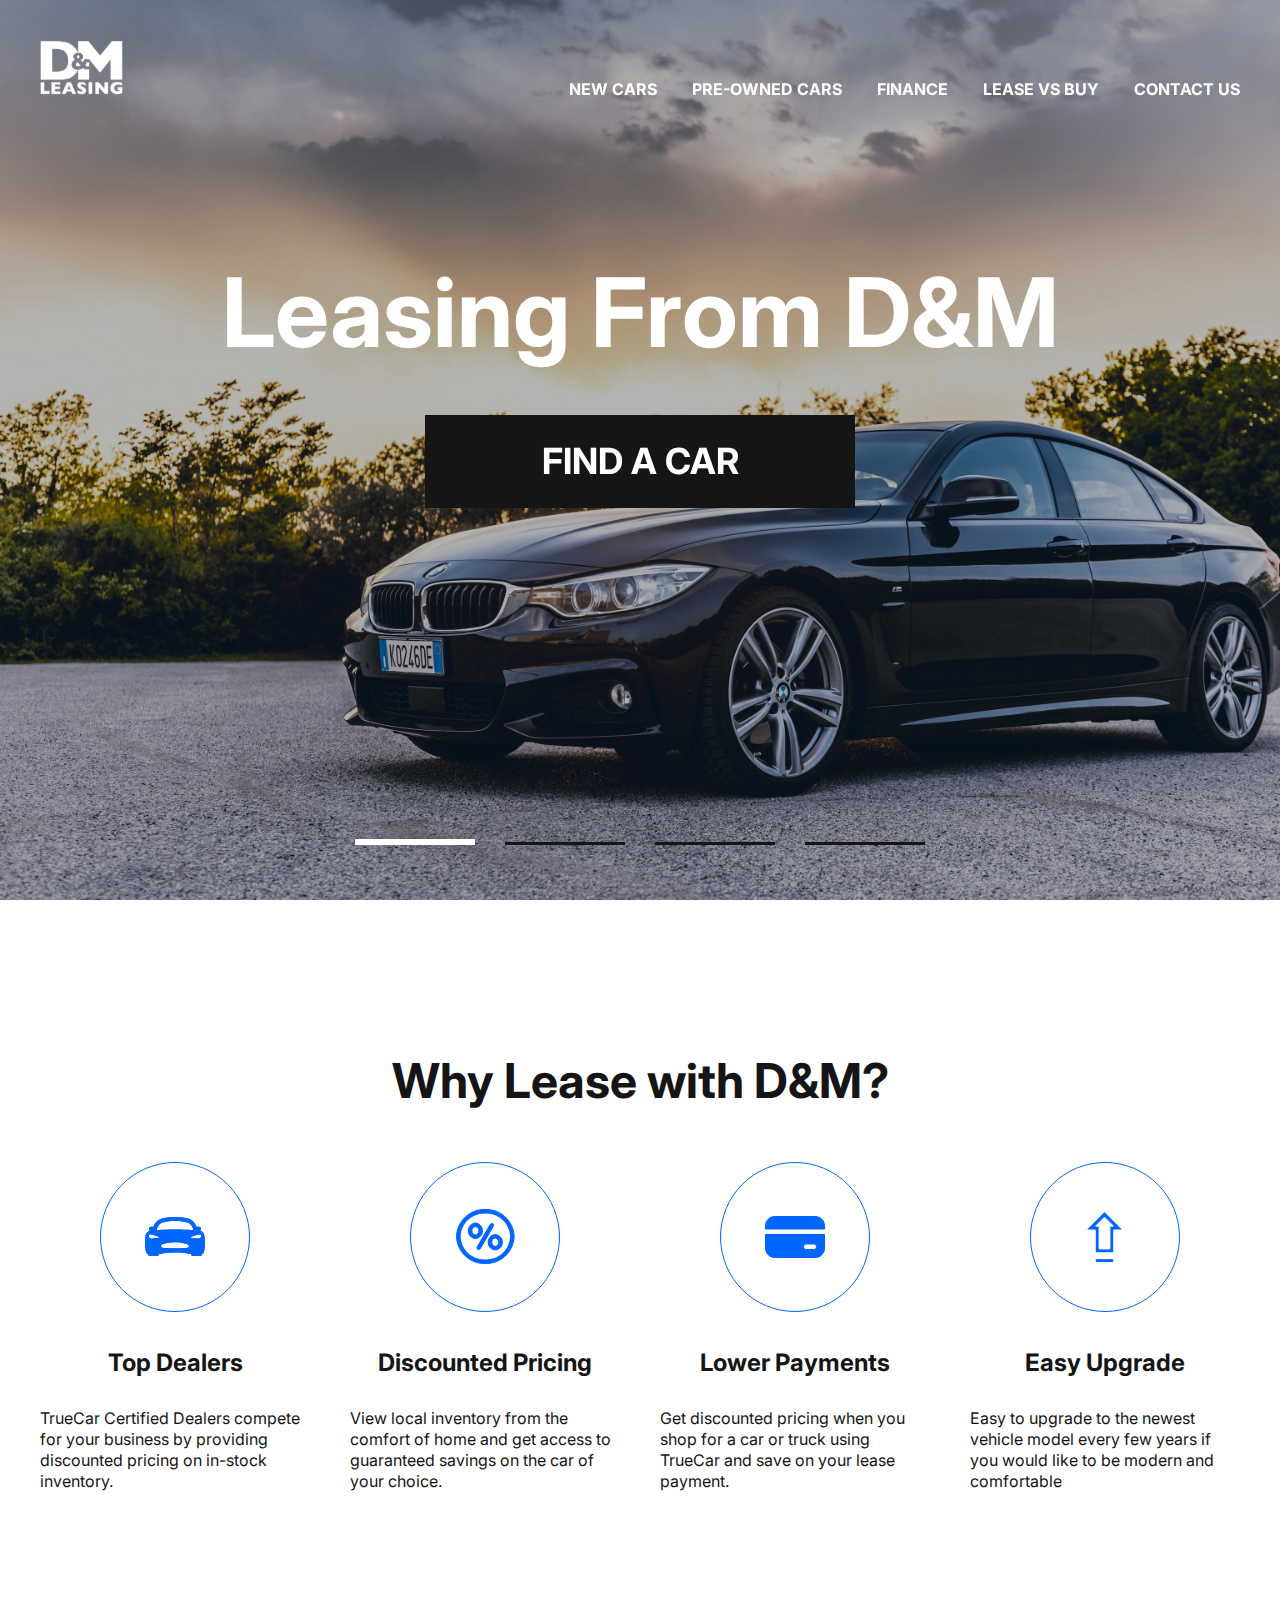
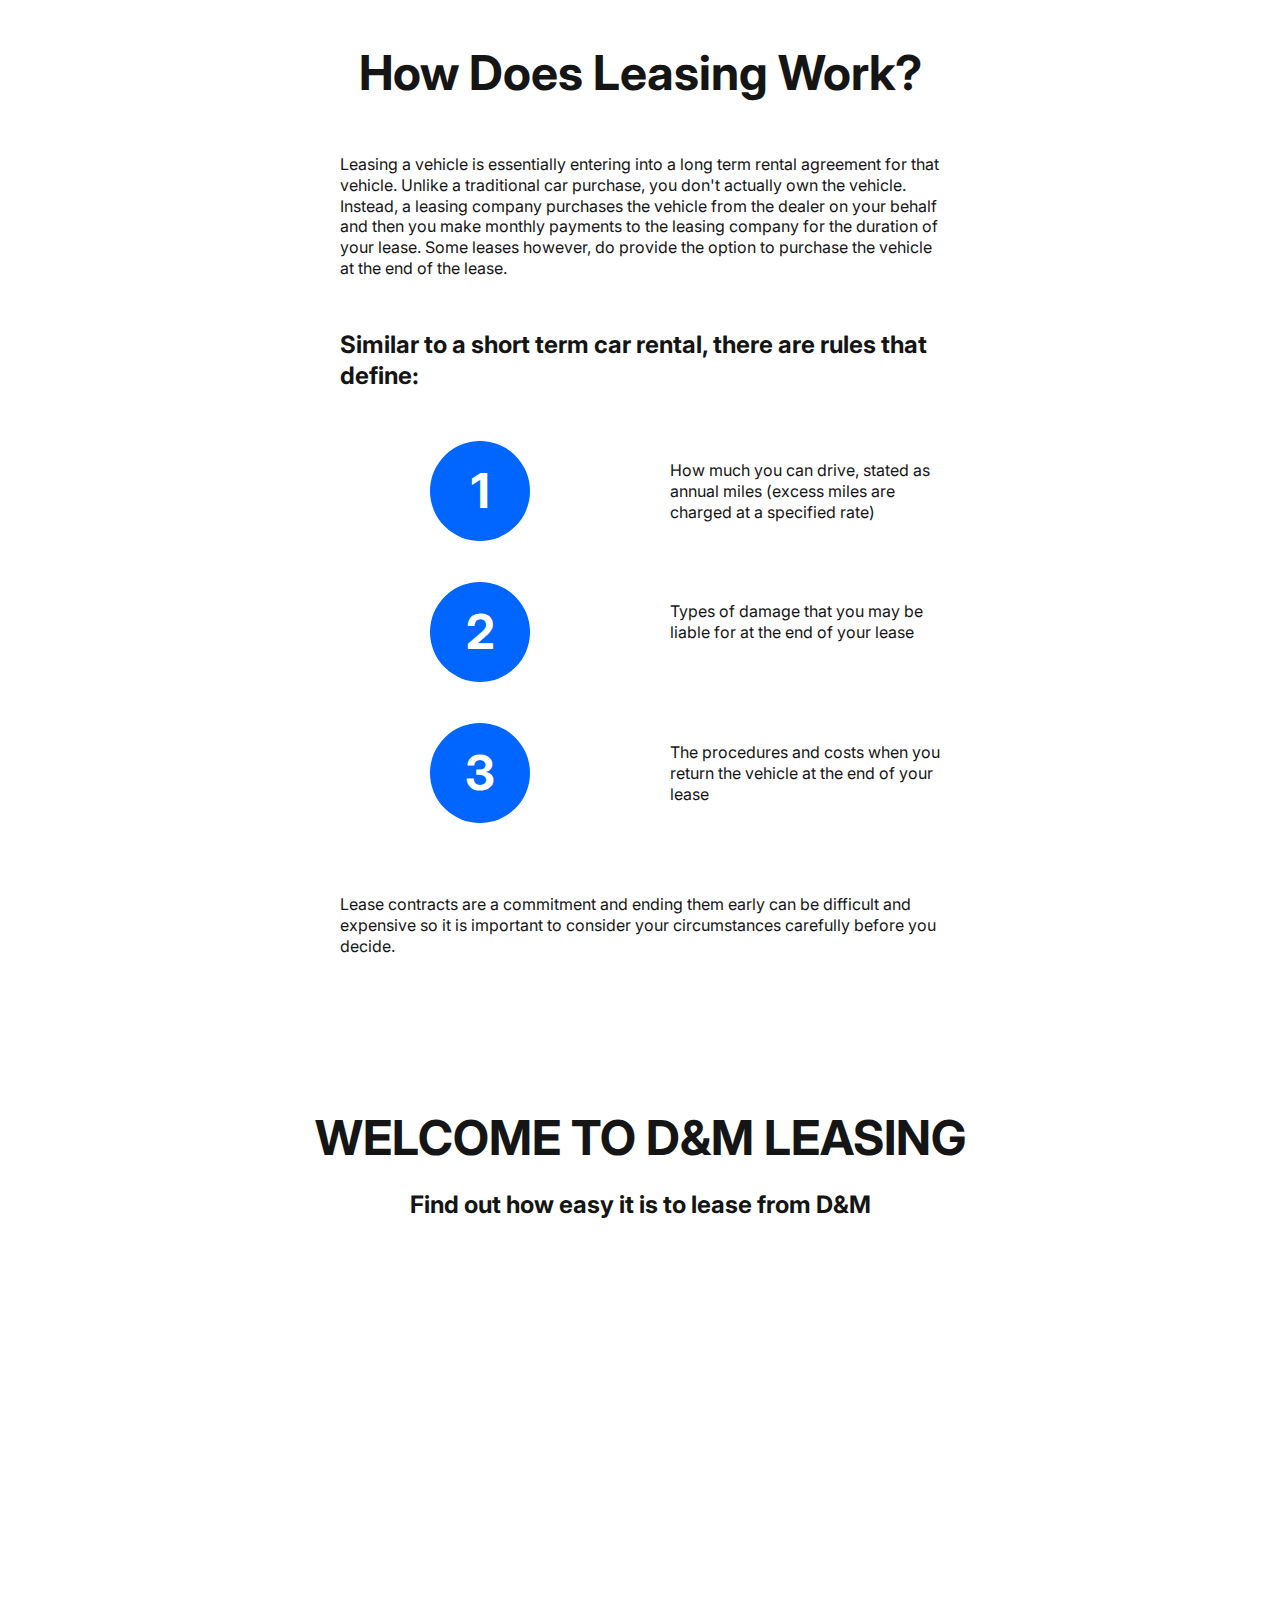
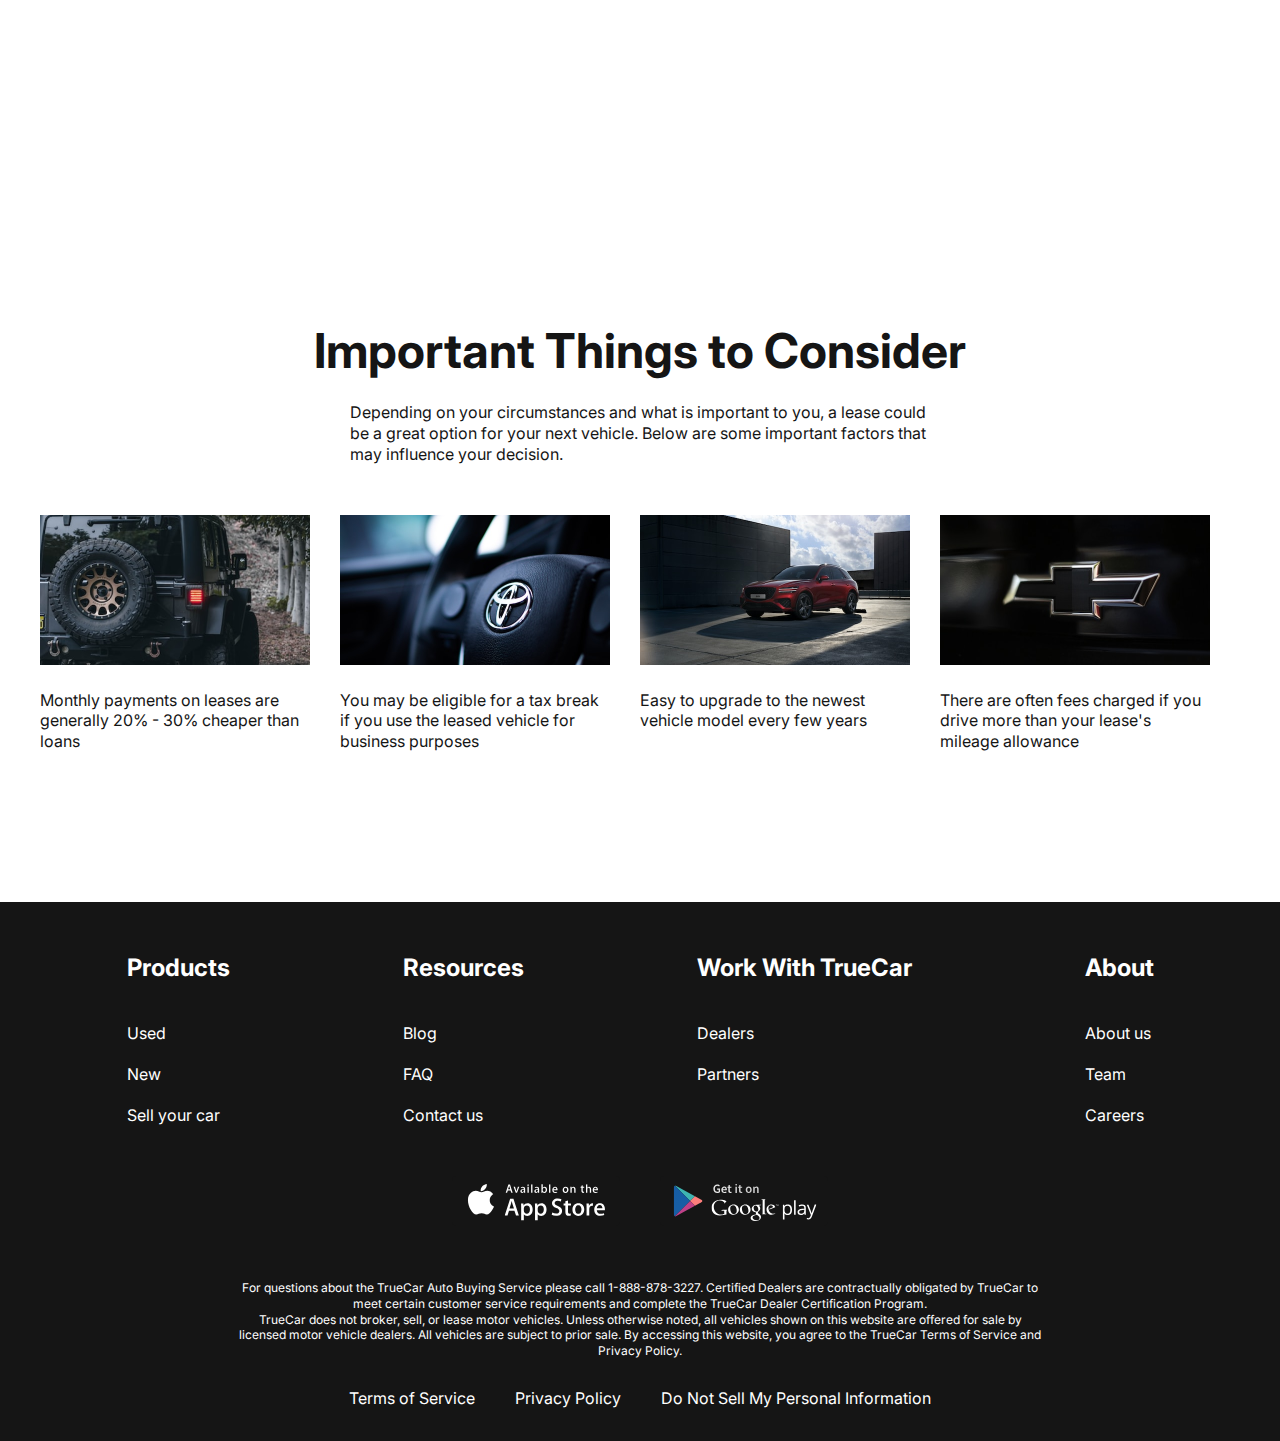
<file: index.html>
<!DOCTYPE html>
<html lang="en">

<head>
    <meta charset="UTF-8">
    <meta name="viewport" content="width=device-width, initial-scale=1.0">
    <title>Cars</title>
    <link rel="preconnect" href="https://fonts.googleapis.com">
    <link rel="preconnect" href="https://fonts.gstatic.com" crossorigin>
    <link href="https://fonts.googleapis.com/css2?family=Inter:wght@400;700&family=Kolker+Brush&display=swap"
        rel="stylesheet">
    <link rel="stylesheet" href="https://cdn.jsdelivr.net/npm/swiper@11/swiper-bundle.min.css" />
    <link rel="stylesheet" href="style.css">
</head>

<body>
    <div class="wrapper">
        <header class="header header-main">
            <div class="container">
                <div class="header__inner">
                    <a class="logo" href="index.html">
                        <img class="logo__image" src="images/logo.svg" alt="">
                    </a>
                    <nav class="menu">
                        <button class="menu__btn">
                            <span></span>
                            <span></span>
                            <span></span>
                        </button>
                        <ul class="menu__list">
                            <li class="menu__list-item">
                                <a class="menu__item-link" href="newcar.html">NEW CARS</a>
                            </li>
                            <li class="menu__list-item">
                                <a class="menu__item-link" href="#">PRE-OWNED CARS</a>
                            </li>
                            <li class="menu__list-item">
                                <a class="menu__item-link" href="#">FINANCE</a>
                            </li>
                            <li class="menu__list-item">
                                <a class="menu__item-link" href="#">LEASE VS BUY</a>
                            </li>
                            <li class="menu__list-item">
                                <a class="menu__item-link" href="contact.html">CONTACT US</a>
                            </li>
                        </ul>
                    </nav>
                </div>
            </div>
        </header>

        <main class="main" style="color: #151515;">
            <section class="top">
                <div class="container">
                    <h1 class="title">Leasing From D&M</h1>
                    <a class="top__link" href="#">FIND A CAR</a>
                </div>
            </section>
            <div class="slider">
                <div class="swiper">
                    <div class="swiper-wrapper">
                        <div class="swiper-slide" style="background-image: url(images/slide-1.jpg);"></div>
                        <div class="swiper-slide" style="background-image: url(images/slide-2.jpg);"></div>
                        <div class="swiper-slide" style="background-image: url(images/slide-3.jpg);"></div>
                        <div class="swiper-slide" style="background-image: url(images/slide-4.jpg);"></div>
                    </div>
                    <div class="swiper-pagination"></div>
                </div>
                <section class="why__lease">
                    <div class="container">
                        <h2 class="section__title">
                            Why Lease with D&M?
                        </h2>
                        <ul class="why__lease-list">
                            <li class="why__lease-item">
                                <img class="why__lease-item-img" src="images/why1.svg" alt="">
                                <h3 class="why__lease-item-title">
                                    Top Dealers
                                </h3>
                                <p class="why__lease-item-text">
                                    TrueCar Certified Dealers compete for your business by providing discounted pricing
                                    on in-stock inventory.
                                </p>
                            </li>
                            <li class="why__lease-item">
                                <img class="why__lease-item-img" src="images/why2.svg" alt="">
                                <h3 class="why__lease-item-title">
                                    Discounted Pricing
                                </h3>
                                <p class="why__lease-item-text">
                                    View local inventory from the comfort of home and get access to guaranteed savings
                                    on the car of your choice.
                                </p>
                            </li>
                            <li class="why__lease-item">
                                <img class="why__lease-item-img" src="images/why3.svg" alt="">
                                <h3 class="why__lease-item-title">
                                    Lower Payments
                                </h3>
                                <p class="why__lease-item-text">
                                    Get discounted pricing when you shop for a car or truck using TrueCar and save on
                                    your lease payment.
                                </p>
                            </li>
                            <li class="why__lease-item">
                                <img class="why__lease-item-img" src="images/why4.svg" alt="">
                                <h3 class="why__lease-item-title">
                                    Easy Upgrade
                                </h3>
                                <p class="why__lease-item-text">
                                    Easy to upgrade to the newest vehicle model every few years if you would like to be
                                    modern and comfortable
                                </p>
                            </li>
                        </ul>
                    </div>
                </section>
                <section class="how__does">
                    <div class="container">
                        <div class="how__does__inner">

                            <h2 class="section__title">
                                How Does Leasing Work?
                            </h2>
                            <p class="how__does-text">
                                Leasing a vehicle is essentially entering into a long term rental agreement for that
                                vehicle. Unlike a traditional car purchase, you don't actually own the vehicle. Instead,
                                a
                                leasing company purchases the vehicle from the dealer on your behalf and then you make
                                monthly payments to the leasing company for the duration of your lease. Some leases
                                however,
                                do provide the option to purchase the vehicle at the end of the lease.
                            </p>
                            <h4 class="how__does-title">
                                Similar to a short term car rental, there are rules that define:
                            </h4>
                            <ol class="how__does-list">
                                <li class="how__does-item">
                                    How much you can drive, stated as annual miles (excess miles are charged at a
                                    specified rate)
                                </li>
                                <li class="how__does-item">
                                    Types of damage that you may be liable for at the end of your lease
                                </li>
                                <li class="how__does-item">
                                    The procedures and costs when you return the vehicle at the end of your lease
                                </li>
                            </ol>
                            <p class="how__does-text">
                                Lease contracts are a commitment and ending them early can be difficult and expensive so
                                it
                                is important to consider your circumstances carefully before you decide.
                            </p>
                        </div>
                    </div>
                </section>
                <section class="video__main">
                    <div class="container">
                        <h2 class="section__title video__title">
                            WELCOME TO D&M LEASING
                        </h2>
                        <p class="video-text">
                            Find out how easy it is to lease from D&M
                        </p>
                        <iframe class="video__content" width="1000" height="500"
                            src="https://www.youtube.com/embed/EYRiPkhRwTA?si=ObwysVTMGrLXUPba&amp;controls=0"
                            title="YouTube video player" frameborder="0"
                            allow="accelerometer; autoplay; clipboard-write; encrypted-media; gyroscope; picture-in-picture; web-share"
                            allowfullscreen></iframe>
                    </div>
                </section>
                <section class="important">
                    <div class="container">
                        <h2 class="important__title">
                            Important Things to Consider
                        </h2>
                        <p class="important__text">
                            Depending on your circumstances and what is important to you, a lease could be a great
                            option for your next vehicle. Below are some important factors that may influence your
                            decision.
                        </p>

                        <ul class="important__list">
                            <li class="important__item">
                                <img class="important__item-img" src="images/important1.png" alt="">
                                <p class="important__item-text">
                                    Monthly payments on leases are generally 20% - 30% cheaper than loans
                                </p>
                            </li>
                            <li class="important__item">
                                <img class="important__item-img" src="images/important2.png" alt="">
                                <p class="important__item-text">
                                    You may be eligible for a tax break if you use the leased vehicle for business
                                    purposes
                                </p>
                            </li>
                            <li class="important__item">
                                <img class="important__item-img" src="images/important3.png" alt="">
                                <p class="important__item-text">
                                    Easy to upgrade to the newest vehicle model every few years
                                </p>
                            </li>
                            <li class="important__item">
                                <img class="important__item-img" src="images/important4.png" alt="">
                                <p class="important__item-text">
                                    There are often fees charged if you drive more than your lease's mileage allowance
                                </p>
                            </li>
                        </ul>
                    </div>
                </section>
        </main>

        <footer class="footer">
            <div class="container">
                <nav class="footer__menu">
                    <ul class="footer__list">
                        <li class="footer__list-item">
                            <p class="footer__list-title">Products</p>
                        </li>
                        <li class="footer__list-item">
                            <a class="footer__list-link" href="#">Used</a>
                        </li>
                        <li class="footer__list-item">
                            <a class="footer__list-link" href="#">New</a>
                        </li>
                        <li class="footer__list-item">
                            <a class="footer__list-link" href="#">Sell your car</a>
                        </li>
                    </ul>
                    <ul class="footer__list">
                        <li class="footer__list-item">
                            <p class="footer__list-title">Resources</p>
                        </li>
                        <li class="footer__list-item">
                            <a class="footer__list-link" href="#">Blog</a>
                        </li>
                        <li class="footer__list-item">
                            <a class="footer__list-link" href="#">FAQ</a>
                        </li>
                        <li class="footer__list-item">
                            <a class="footer__list-link" href="#">Contact us</a>
                        </li>
                    </ul>
                    <ul class="footer__list">
                        <li class="footer__list-item">
                            <p class="footer__list-title">Work With TrueCar</p>
                        </li>
                        <li class="footer__list-item">
                            <a class="footer__list-link" href="#">Dealers</a>
                        </li>
                        <li class="footer__list-item">
                            <a class="footer__list-link" href="#">Partners</a>
                        </li>
                    </ul>
                    <ul class="footer__list">
                        <li class="footer__list-item">
                            <p class="footer__list-title">About</p>
                        </li>
                        <li class="footer__list-item">
                            <a class="footer__list-link" href="#">About us</a>
                        </li>
                        <li class="footer__list-item">
                            <a class="footer__list-link" href="#">Team</a>
                        </li>
                        <li class="footer__list-item">
                            <a class="footer__list-link" href="#">Careers</a>
                        </li>
                    </ul>
                </nav>
                <ul class="app">
                    <li class="app__item">
                        <img class="app_item-img" src="images/applelogo.svg" alt="">
                    </li>
                    <li class="app__item">
                        <img class="app_item-img" src="images/googleplaylogo.svg" alt="">
                    </li>
                </ul>
                <div class="footer__copy">
                    <p class="footer_copy-text">
                        For questions about the TrueCar Auto Buying Service please call 1-888-878-3227.
                        Certified Dealers are contractually obligated by TrueCar to meet certain customer service
                        requirements and complete the TrueCar Dealer Certification Program.
                    </p>
                    <p class="footer_copy-text">
                        TrueCar does not broker, sell, or lease motor vehicles. Unless otherwise noted, all vehicles
                        shown on this website are offered for sale by licensed motor vehicle dealers. All vehicles are
                        subject to prior sale. By accessing this website, you agree to the TrueCar Terms of Service and
                        Privacy Policy.
                    </p>
                </div>
                <nav class="copy__nav">
                    <ul class="copy__nav-list">
                        <li class="copy__nav-item">
                            <a href="#" class="copy__nav-link">Terms of Service</a>
                        </li>
                    </ul>
                    <ul class="copy__nav-list">
                        <li class="copy__nav-item">
                            <a href="#" class="copy__nav-link">Privacy Policy</a>
                        </li>
                    </ul>
                    <ul class="copy__nav-list">
                        <li class="copy__nav-item">
                            <a href="#" class="copy__nav-link">Do Not Sell My Personal Information</a>
                        </li>
                    </ul>
                </nav>
            </div>
        </footer>
    </div>


    <script src="js/swiper-bundle.min.js"></script>
    <script src="js/main.js"></script>
</body>

</html>
</file>
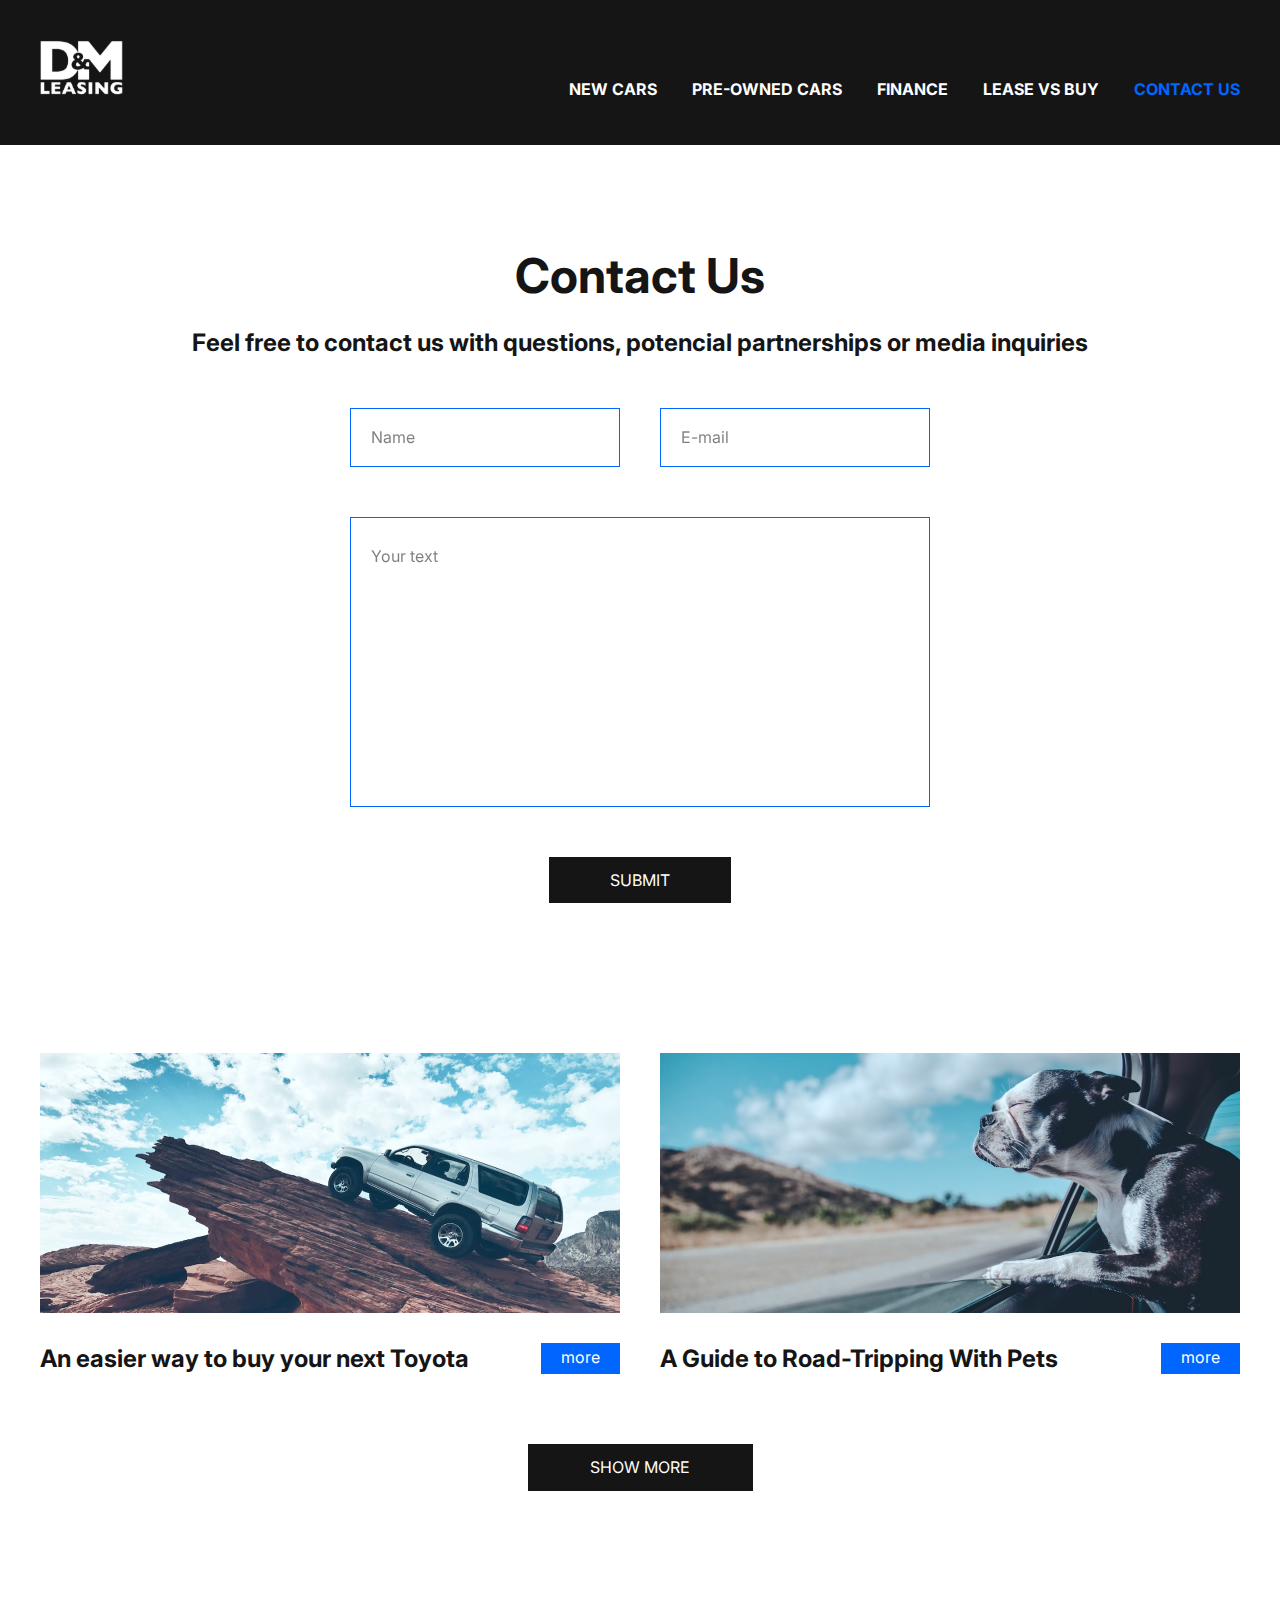
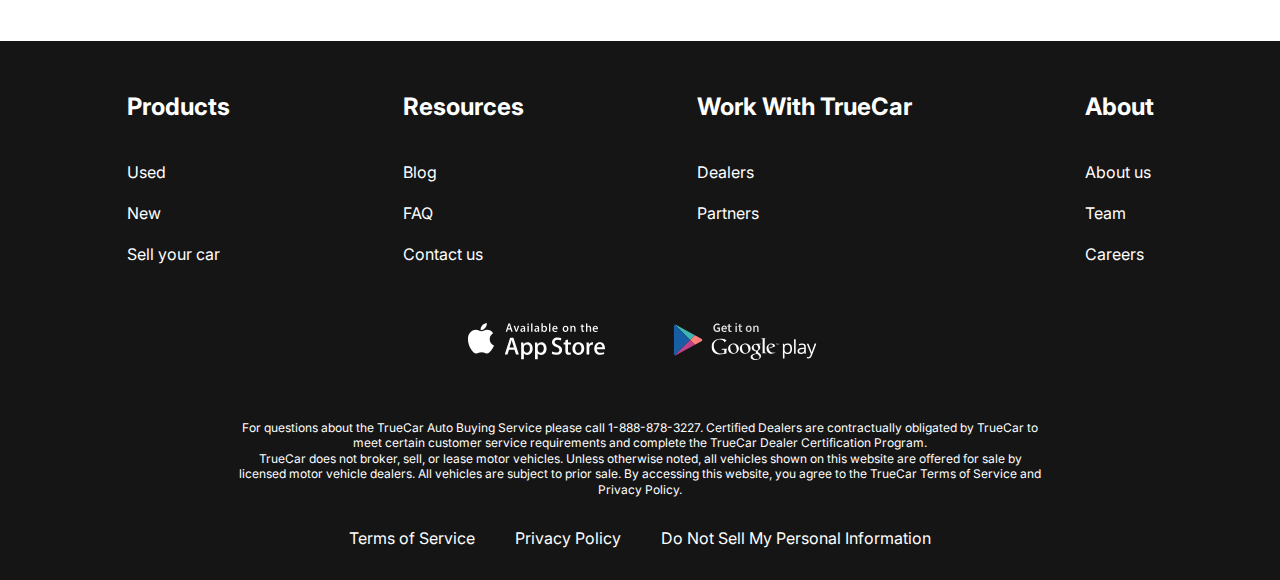
<file: contact.html>
<!DOCTYPE html>
<html lang="en">

<head>
    <meta charset="UTF-8">
    <meta name="viewport" content="width=device-width, initial-scale=1.0">
    <title>Cars</title>
    <link rel="preconnect" href="https://fonts.googleapis.com">
    <link rel="preconnect" href="https://fonts.gstatic.com" crossorigin>
    <link href="https://fonts.googleapis.com/css2?family=Inter:wght@400;700&family=Kolker+Brush&display=swap"
        rel="stylesheet">
    <link rel="stylesheet" href="style.css">
</head>

<body>
    <div class="wrapper">
        <header class="header">
            <div class="container">
                <div class="header__inner">
                    <a class="logo" href="index.html">
                        <img class="logo__image" src="images/logo.svg" alt="">
                    </a>
                    <nav class="menu">
                        <button class="menu__btn">
                            <span></span>
                            <span></span>
                            <span></span>
                        </button>
                        <ul class="menu__list">
                            <li class="menu__list-item">
                                <a class="menu__item-link" href="newcar.html">NEW CARS</a>
                            </li>
                            <li class="menu__list-item">
                                <a class="menu__item-link" href="#">PRE-OWNED CARS</a>
                            </li>
                            <li class="menu__list-item">
                                <a class="menu__item-link" href="#">FINANCE</a>
                            </li>
                            <li class="menu__list-item">
                                <a class="menu__item-link" href="#">LEASE VS BUY</a>
                            </li>
                            <li class="menu__list-item">
                                <a class="menu__item-link menu__list-link--active" href="contact.html">CONTACT US</a>
                            </li>
                        </ul>
                    </nav>
                </div>
            </div>
        </header>
        <main class="main">
            <section class="contacts">
                <div class="container">
                    <h2 class="section__title contacts__title">Contact Us</h2>
                    <p class="contacts__text">
                        Feel free to contact us with questions, potencial partnerships or media inquiries
                    </p>
                    <form action="#" class="form">
                        <input type="text" class="form__input" placeholder="Name">
                        <input type="email" class="form__input" placeholder="E-mail">
                        <textarea class="form__textarea" placeholder="Your text"></textarea>
                        <button class="form__btn" type="submit">SUBMIT</button>
                    </form>
                </div>
            </section>
            <section class="blog">
                <div class="container">
                    <div class="blog__items">
                        <div class="blog__item">
                            <img src="images/menubot1.jpg" alt="" class="blog__item-img">
                            <h4 class="blog__item-title">
                                An easier way to buy your next Toyota
                            </h4>
                            <a href="#" class="blog__item-link">more</a>
                        </div>
                        <div class="blog__item">
                            <img src="images/menubot2.jpg" alt="" class="blog__item-img">
                            <h4 class="blog__item-title">
                                A Guide to Road-Tripping With Pets
                            </h4>
                            <a href="#" class="blog__item-link">more</a>
                        </div>
                    </div>
                    <a href="#" class="blog__link">SHOW MORE</a>
                </div>
            </section>
        </main>
        <footer class="footer">
            <div class="container">
                <nav class="footer__menu">
                    <ul class="footer__list">
                        <li class="footer__list-item">
                            <p class="footer__list-title">Products</p>
                        </li>
                        <li class="footer__list-item">
                            <a class="footer__list-link" href="#">Used</a>
                        </li>
                        <li class="footer__list-item">
                            <a class="footer__list-link" href="#">New</a>
                        </li>
                        <li class="footer__list-item">
                            <a class="footer__list-link" href="#">Sell your car</a>
                        </li>
                    </ul>
                    <ul class="footer__list">
                        <li class="footer__list-item">
                            <p class="footer__list-title">Resources</p>
                        </li>
                        <li class="footer__list-item">
                            <a class="footer__list-link" href="#">Blog</a>
                        </li>
                        <li class="footer__list-item">
                            <a class="footer__list-link" href="#">FAQ</a>
                        </li>
                        <li class="footer__list-item">
                            <a class="footer__list-link" href="#">Contact us</a>
                        </li>
                    </ul>
                    <ul class="footer__list">
                        <li class="footer__list-item">
                            <p class="footer__list-title">Work With TrueCar</p>
                        </li>
                        <li class="footer__list-item">
                            <a class="footer__list-link" href="#">Dealers</a>
                        </li>
                        <li class="footer__list-item">
                            <a class="footer__list-link" href="#">Partners</a>
                        </li>
                    </ul>
                    <ul class="footer__list">
                        <li class="footer__list-item">
                            <p class="footer__list-title">About</p>
                        </li>
                        <li class="footer__list-item">
                            <a class="footer__list-link" href="#">About us</a>
                        </li>
                        <li class="footer__list-item">
                            <a class="footer__list-link" href="#">Team</a>
                        </li>
                        <li class="footer__list-item">
                            <a class="footer__list-link" href="#">Careers</a>
                        </li>
                    </ul>
                </nav>
                <ul class="app">
                    <li class="app__item">
                        <img class="app_item-img" src="images/applelogo.svg" alt="">
                    </li>
                    <li class="app__item">
                        <img class="app_item-img" src="images/googleplaylogo.svg" alt="">
                    </li>
                </ul>
                <div class="footer__copy">
                    <p class="footer_copy-text">
                        For questions about the TrueCar Auto Buying Service please call 1-888-878-3227.
                        Certified Dealers are contractually obligated by TrueCar to meet certain customer service
                        requirements and complete the TrueCar Dealer Certification Program.
                    </p>
                    <p class="footer_copy-text">
                        TrueCar does not broker, sell, or lease motor vehicles. Unless otherwise noted, all vehicles
                        shown on this website are offered for sale by licensed motor vehicle dealers. All vehicles are
                        subject to prior sale. By accessing this website, you agree to the TrueCar Terms of Service and
                        Privacy Policy.
                    </p>
                </div>
                <nav class="copy__nav">
                    <ul class="copy__nav-list">
                        <li class="copy__nav-item">
                            <a href="#" class="copy__nav-link">Terms of Service</a>
                        </li>
                    </ul>
                    <ul class="copy__nav-list">
                        <li class="copy__nav-item">
                            <a href="#" class="copy__nav-link">Privacy Policy</a>
                        </li>
                    </ul>
                    <ul class="copy__nav-list">
                        <li class="copy__nav-item">
                            <a href="#" class="copy__nav-link">Do Not Sell My Personal Information</a>
                        </li>
                    </ul>
                </nav>
            </div>
        </footer>
    </div>

    <script src="js/main.js"></script>
</body>
    
</html>
</file>
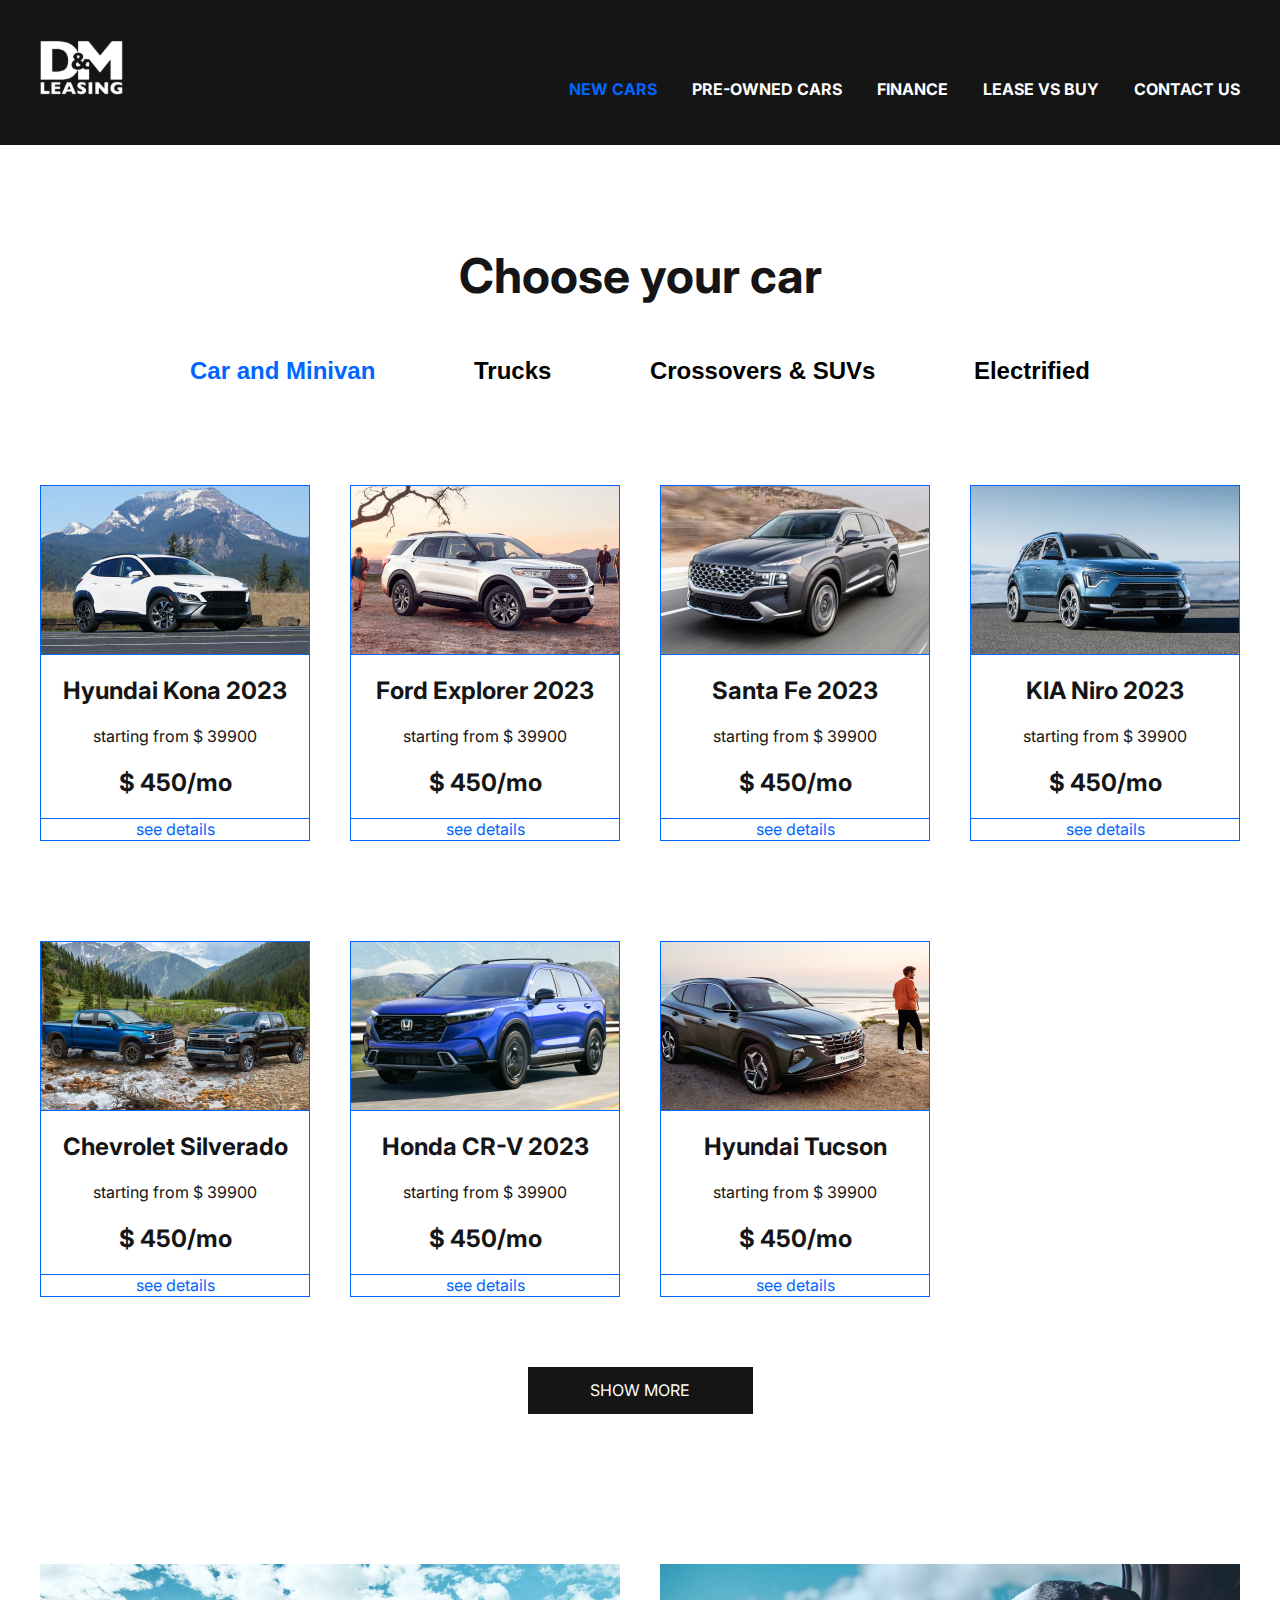
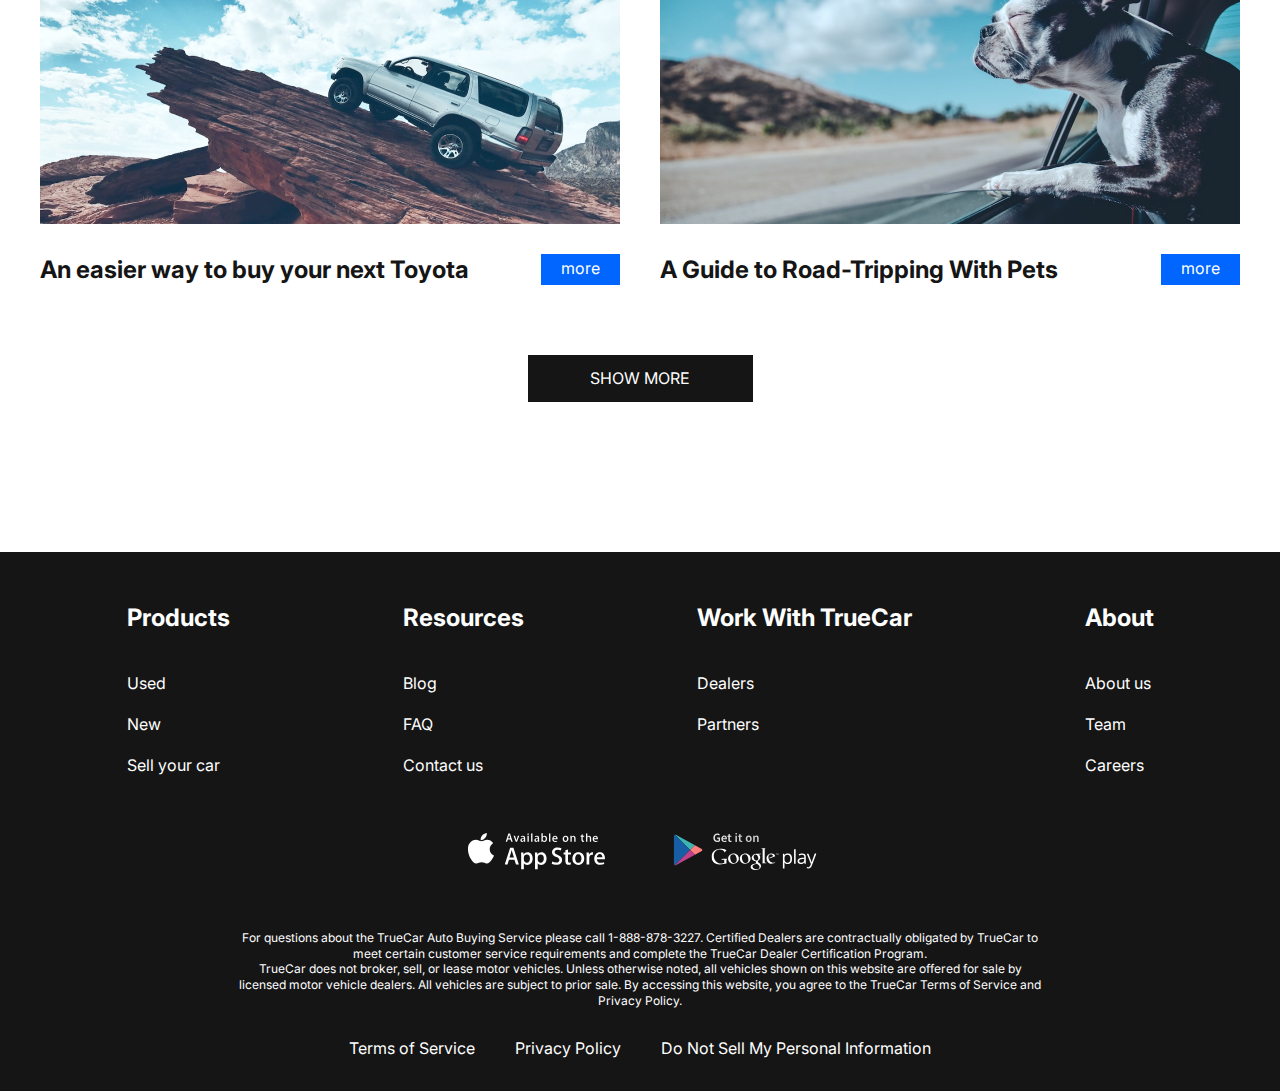
<file: newcar.html>
<!DOCTYPE html>
<html lang="en">

<head>
    <meta charset="UTF-8">
    <meta name="viewport" content="width=device-width, initial-scale=1.0">
    <title>Cars</title>
    <link rel="preconnect" href="https://fonts.googleapis.com">
    <link rel="preconnect" href="https://fonts.gstatic.com" crossorigin>
    <link href="https://fonts.googleapis.com/css2?family=Inter:wght@400;700&family=Kolker+Brush&display=swap"
        rel="stylesheet">
    <link rel="stylesheet" href="style.css">
</head>

<body>
    <div class="wrapper">
        <header class="header">
            <div class="container">
                <div class="header__inner">
                    <a class="logo" href="index.html">
                        <img class="logo__image" src="images/logo.svg" alt="">
                    </a>
                    <nav class="menu">
                        <button class="menu__btn">
                            <span></span>
                            <span></span>
                            <span></span>
                        </button>
                        <ul class="menu__list">
                            <li class="menu__list-item">
                                <a class="menu__item-link menu__list-link--active" href="newcar.html">NEW CARS</a>
                            </li>
                            <li class="menu__list-item">
                                <a class="menu__item-link" href="#">PRE-OWNED CARS</a>
                            </li>
                            <li class="menu__list-item">
                                <a class="menu__item-link" href="#">FINANCE</a>
                            </li>
                            <li class="menu__list-item">
                                <a class="menu__item-link" href="#">LEASE VS BUY</a>
                            </li>
                            <li class="menu__list-item">
                                <a class="menu__item-link" href="contact.html">CONTACT US</a>
                            </li>
                        </ul>
                    </nav>
                </div>
            </div>
        </header>
        <main class="main">
            <section class="choose">
                <div class="container">
                    <h2 class="section__title">
                        Choose your car
                    </h2>
                    <div class="tabs">
                        <div class="tabs__btn">
                            <button class="tabs__btn-item tabs__btn-item--active" data-button="content-1">Car and
                                Minivan</button>
                            <button class="tabs__btn-item" data-button="content-2">Trucks</button>
                            <button class="tabs__btn-item" data-button="content-3">Crossovers & SUVs</button>
                            <button class="tabs__btn-item" data-button="content-4">Electrified</button>
                        </div>
                        <div class="tabs__content ">
                            <div class="tabs__content-item tabs__content-item--active" id="content-1">
                                
                                <div class="card">
                                    <img src="images/Hyundai Kona 2023.jpg" alt="" class="card-img">
                                    <div class="card-content">
                                        <h4 class="card__title">Hyundai Kona 2023</h4>
                                        <p class="card-text">starting from $ 39900</p>
                                        <p class="card-price">$ 450/mo</p>
                                    </div>
                                    <a class="card-link" href="#">see details</a>
                                </div>
                                <div class="card">
                                    <img src="images/Ford Explorer 2023.jpg" alt="" class="card-img">
                                    <div class="card-content">
                                        <h4 class="card__title">Ford Explorer 2023</h4>
                                        <p class="card-text">starting from $ 39900</p>
                                        <p class="card-price">$ 450/mo</p>
                                    </div>
                                    <a class="card-link" href="#">see details</a>
                                </div>
                                <div class="card">
                                    <img src="images/Santa  Fe 2023.jpg" alt="" class="card-img">
                                    <div class="card-content">
                                        <h4 class="card__title">Santa Fe 2023</h4>
                                        <p class="card-text">starting from $ 39900</p>
                                        <p class="card-price">$ 450/mo</p>
                                    </div>
                                    <a class="card-link" href="#">see details</a>
                                </div>
                                <div class="card">
                                    <img src="images/KIA Niro 2023.jpg" alt="" class="card-img">
                                    <div class="card-content">
                                        <h4 class="card__title">KIA Niro 2023</h4>
                                        <p class="card-text">starting from $ 39900</p>
                                        <p class="card-price">$ 450/mo</p>
                                    </div>
                                    <a class="card-link" href="#">see details</a>
                                </div>
                                <div class="card">
                                    <img src="images/Chevrolet Silverado.jpg" alt="" class="card-img">
                                    <div class="card-content">
                                        <h4 class="card__title">Chevrolet Silverado</h4>
                                        <p class="card-text">starting from $ 39900</p>
                                        <p class="card-price">$ 450/mo</p>
                                    </div>
                                    <a class="card-link" href="#">see details</a>
                                </div>
                                <div class="card">
                                    <img src="images/Honda CR-V 2023.jpg" alt="" class="card-img">
                                    <div class="card-content">
                                        <h4 class="card__title">Honda CR-V 2023</h4>
                                        <p class="card-text">starting from $ 39900</p>
                                        <p class="card-price">$ 450/mo</p>
                                    </div>
                                    <a class="card-link" href="#">see details</a>
                                </div>
                                <div class="card">
                                    <img src="images/Hyundai Tucson.jpg" alt="" class="card-img">
                                    <div class="card-content">
                                        <h4 class="card__title">Hyundai Tucson</h4>
                                        <p class="card-text">starting from $ 39900</p>
                                        <p class="card-price">$ 450/mo</p>
                                    </div>
                                    <a class="card-link" href="#">see details</a>
                                </div>
                                
                            </div>
                            <div class="tabs__content-item" id="content-2">
                                <div class="card">
                                    <img src="images/Chevrolet Equinox .jpg" alt="" class="card-img">
                                    <div class="card-content">
                                        <h4 class="card__title">Chevrolet Equinox</h4>
                                        <p class="card-text">starting from $ 39900</p>
                                        <p class="card-price">$ 450/mo</p>
                                    </div>
                                    <a class="card-link" href="#">see details</a>
                                </div>
                                <div class="card">
                                    <img src="images/Jeep Wrangler 2023.jpg" alt="" class="card-img">
                                    <div class="card-content">
                                        <h4 class="card__title">Jeep Wrangler 2023</h4>
                                        <p class="card-text">starting from $ 39900</p>
                                        <p class="card-price">$ 450/mo</p>
                                    </div>
                                    <a class="card-link" href="#">see details</a>
                                </div>
                            </div>
                            <div class="tabs__content-item" id="content-3">
                                <div class="card">
                                    <img src="images/toyota crown.jpg" alt="" class="card-img">
                                    <div class="card-content">
                                        <h4 class="card__title">Toyota Crown 2023</h4>
                                        <p class="card-text">starting from $ 39900</p>
                                        <p class="card-price">$ 650/mo</p>
                                    </div>
                                    <a class="card-link" href="#">see details</a>
                                </div>
                                <div class="card">
                                    <img src="images/prius.jpg" alt="" class="card-img">
                                    <div class="card-content">
                                        <h4 class="card__title">Prius Prime 2023</h4>
                                        <p class="card-text">starting from $ 39900</p>
                                        <p class="card-price">$ 450/mo</p>
                                    </div>
                                    <a class="card-link" href="#">see details</a>
                                </div>
                                <div class="card">
                                    <img src="images/Toyota Prius.jpg" alt="" class="card-img">
                                    <div class="card-content">
                                        <h4 class="card__title">Toyota Prius 2023</h4>
                                        <p class="card-text">starting from $ 39900</p>
                                        <p class="card-price">$ 450/mo</p>
                                    </div>
                                    <a class="card-link" href="#">see details</a>
                                </div>
                            </div>
                            <div class="tabs__content-item" id="content-4">4</div>
                        </div>
                    </div>
                    <a href="#" class="blog__link">SHOW MORE</a>
                </div>
            </section>
            <section class="blog">
                <div class="container">
                    <div class="blog__items">
                        <div class="blog__item">
                            <img src="images/menubot1.jpg" alt="" class="blog__item-img">
                            <h4 class="blog__item-title">
                                An easier way to buy your next Toyota
                            </h4>
                            <a href="#" class="blog__item-link">more</a>
                        </div>
                        <div class="blog__item">
                            <img src="images/menubot2.jpg" alt="" class="blog__item-img">
                            <h4 class="blog__item-title">
                                A Guide to Road-Tripping With Pets
                            </h4>
                            <a href="#" class="blog__item-link">more</a>
                        </div>
                    </div>
                    <a href="#" class="blog__link">SHOW MORE</a>
                </div>
            </section>


    </div>
    </main>
    <footer class="footer">
        <div class="container">
            <nav class="footer__menu">
                <ul class="footer__list">
                    <li class="footer__list-item">
                        <p class="footer__list-title">Products</p>
                    </li>
                    <li class="footer__list-item">
                        <a class="footer__list-link" href="#">Used</a>
                    </li>
                    <li class="footer__list-item">
                        <a class="footer__list-link" href="#">New</a>
                    </li>
                    <li class="footer__list-item">
                        <a class="footer__list-link" href="#">Sell your car</a>
                    </li>
                </ul>
                <ul class="footer__list">
                    <li class="footer__list-item">
                        <p class="footer__list-title">Resources</p>
                    </li>
                    <li class="footer__list-item">
                        <a class="footer__list-link" href="#">Blog</a>
                    </li>
                    <li class="footer__list-item">
                        <a class="footer__list-link" href="#">FAQ</a>
                    </li>
                    <li class="footer__list-item">
                        <a class="footer__list-link" href="#">Contact us</a>
                    </li>
                </ul>
                <ul class="footer__list">
                    <li class="footer__list-item">
                        <p class="footer__list-title">Work With TrueCar</p>
                    </li>
                    <li class="footer__list-item">
                        <a class="footer__list-link" href="#">Dealers</a>
                    </li>
                    <li class="footer__list-item">
                        <a class="footer__list-link" href="#">Partners</a>
                    </li>
                </ul>
                <ul class="footer__list">
                    <li class="footer__list-item">
                        <p class="footer__list-title">About</p>
                    </li>
                    <li class="footer__list-item">
                        <a class="footer__list-link" href="#">About us</a>
                    </li>
                    <li class="footer__list-item">
                        <a class="footer__list-link" href="#">Team</a>
                    </li>
                    <li class="footer__list-item">
                        <a class="footer__list-link" href="#">Careers</a>
                    </li>
                </ul>
            </nav>
            <ul class="app">
                <li class="app__item">
                    <img class="app_item-img" src="images/applelogo.svg" alt="">
                </li>
                <li class="app__item">
                    <img class="app_item-img" src="images/googleplaylogo.svg" alt="">
                </li>
            </ul>
            <div class="footer__copy">
                <p class="footer_copy-text">
                    For questions about the TrueCar Auto Buying Service please call 1-888-878-3227.
                    Certified Dealers are contractually obligated by TrueCar to meet certain customer service
                    requirements and complete the TrueCar Dealer Certification Program.
                </p>
                <p class="footer_copy-text">
                    TrueCar does not broker, sell, or lease motor vehicles. Unless otherwise noted, all vehicles
                    shown on this website are offered for sale by licensed motor vehicle dealers. All vehicles are
                    subject to prior sale. By accessing this website, you agree to the TrueCar Terms of Service and
                    Privacy Policy.
                </p>
            </div>
            <nav class="copy__nav">
                <ul class="copy__nav-list">
                    <li class="copy__nav-item">
                        <a href="#" class="copy__nav-link">Terms of Service</a>
                    </li>
                </ul>
                <ul class="copy__nav-list">
                    <li class="copy__nav-item">
                        <a href="#" class="copy__nav-link">Privacy Policy</a>
                    </li>
                </ul>
                <ul class="copy__nav-list">
                    <li class="copy__nav-item">
                        <a href="#" class="copy__nav-link">Do Not Sell My Personal Information</a>
                    </li>
                </ul>
            </nav>
        </div>
    </footer>
    </div>

    <script src="js/main.js"></script>
</body>

</html>
</file>
<file: style.css>
html {
    box-sizing: border-box;
}

*,
* ::after,
::before {
    box-sizing: inherit;
    margin: 0;
    padding: 0;
}

html,
body {
    height: 100%;
}

body {
    color: #fff;
    font-weight: 400;
    font-size: 16px;
    font-family: 'Inter', sans-serif;
    line-height: 1.3;
}

main {
    color: #151515;
}

ul {
    list-style: none;
}

a {
    text-decoration: none;
    color: inherit;
}

.section__title {
    font-size: 48px;
    font-weight: 700;
    margin-bottom: 50px;
    text-align: center;
}

.menu__list-link--active {
    color: #0066FF;
}

.wrapper {
    min-height: 100%;
    /* чтобы сделать хедер и футер забитыми сверху и снизу*/
    display: flex;
    /* чтобы сделать хедер и футер забитыми сверху и снизу*/
    flex-direction: column;
    /* чтобы сделать хедер и футер забитыми сверху и снизу*/
}

.container {
    max-width: 1220px;
    margin: 0 auto;
    padding: 0 10px;
}

.header {
    background-color: #151515;
}

.header-main {
    background-color: transparent;
    position: absolute;
    z-index: 10;
    left: 0;
    right: 0;
}

.header__inner {
    padding-top: 40px;
    padding-bottom: 45px;
    display: flex;
    justify-content: space-between;
    align-items: flex-end;
}

.menu {
    font-size: 16px;
    font-weight: 700;
}

.menu__list {
    display: flex;
    gap: 35px;
    text-transform: uppercase;
}

.footer {
    background-color: #151515;
    padding: 50px 0 32px;
    color: #fff;
}

.footer__menu {
    display: flex;
    justify-content: space-around;
    margin-bottom: 50px;
}

.footer__list {
    max-width: 225px;
}

.footer__list-item+.footer__list-item {
    padding-top: 20px;
}

.footer__list-title {
    font-size: 24px;
    font-weight: 700;
    padding-bottom: 20px;
}

.app {
    display: flex;
    justify-content: center;
    gap: 40px;
    margin-bottom: 50px;
}

.footer__copy {
    max-width: 806px;
    margin: 0 auto 30px;
    text-align: center;
    font-size: 12px;
    font-weight: 400;
}

.copy__nav {
    display: flex;
    justify-content: center;
    gap: 40px;
}

.main {
    flex-grow: 1; /*для забива мэйна*/
}

.top {
    color: #fff;
    text-align: center;
    padding-top: 250px;
    padding-bottom: 50px;
    position: absolute;
    z-index: 5;
    left: 0;
    right: 0;
}

.title {
    padding-bottom: 40px;
    font-size: 96px;
    font-weight: 700;
}

.top__link {
    background-color: #151515;
    font-size: 36px;
    font-weight: 700;
    padding: 23px;
    max-width: 430px;
    width: 100%;
    display: inline-block;
    text-transform: uppercase;
}

.swiper::after {
    content: '';
    background: rgba(21, 21, 21, .3);
    position: absolute;
    z-index: 5;
    top: 0;
    right: 0;
    left: 0;
    bottom: 0;
}

.swiper-slide {
    background-repeat: no-repeat;
    background-size: cover;
    background-position: center;
    height: 100vh;
}

.swiper-pagination-bullet {
    width: 120px;
    height: 3px;
    background-color: #151515;
    border-radius: 0;
    opacity: 1;
    margin: 0 15px !important;
}



.swiper-pagination-bullet-active {
    height: 6px;
    background-color: #fff;
}


.swiper-horizontal>.swiper-pagination-bullets,
.swiper-pagination-bullets.swiper-pagination-horizontal,
.swiper-pagination-custom,
.swiper-pagination-fraction {
    bottom: 50px;
}

.why__lease {
    padding: 150px 0;
}

.why__lease-list {
    display: grid;
    grid-template-columns: repeat(4, 1fr);
    gap: 40px;
    text-align: center;
}

.why__lease-item {
    max-width: 270px;
}

.why__lease-item-img {
    margin-bottom: 30px;
}

.why__lease-item-title {
    margin-bottom: 30px;
    font-size: 24px;
    font-weight: 700;
}

.why__lease-item-text {
    text-align: left;
}

.how__does {
    padding-bottom: 150px;
}

.how__does__inner {
    max-width: 600px;
    margin: 0 auto;
}

.how__does-title {
    font-size: 24px;
    font-weight: 700;
    padding-top: 50px;
}

.how__does-list {
    padding: 50px 0 70px;
    counter-reset: myCounter;
}

.how__does-item {
    list-style-type: none;
    width: 270px;
    position: relative;
    margin-left: auto;
    box-sizing: content-box;
    padding: 19px 0 19px 240px;
    min-height: 63px;
}

.how__does-item+.how__does-item {
    margin-top: 40px;
}

.how__does-item::before {
    counter-increment: myCounter;
    content: counter(myCounter);
    display: flex;
    justify-content: center;
    align-items: center;
    background-color: #0066FF;
    font-size: 48px;
    font-weight: 700;
    width: 100px;
    height: 100px;
    border-radius: 50%;
    color: white;
    position: absolute;
    left: 0;
    top: 0;

}

.video__main {
    padding-bottom: 150px;
}

.video__title {
    margin-bottom: 20px;
}

.video-text {
    font-size: 24px;
    font-weight: 700;
    margin-bottom: 50px;
    text-align: center;

}

.video__content {
    margin: 0 auto;
    display: block;
}

.important {
    margin-bottom: 150px;
}

.important__title {
    font-size: 48px;
    font-weight: 700;
    text-align: center;
}

.important__text {
    margin: 20px auto 50px;
    max-width: 580px;
}

.important__list {
    display: grid;
    grid-template-columns: repeat(4, 1fr);
    /* gap: 25px; */
}

.important__item {
    max-width: 270px;
}

.important__item-img {
    margin-bottom: 20px;
}

/*new car*/

.choose {
    padding: 100px 0 150px;
}

.tabs {
    margin-bottom: 70px;
}

.tabs__btn {
    padding: 0 150px 100px;
    display: flex;
    justify-content: space-between;
    gap: 80px;
}

.tabs__btn-item {
    font-size: 24px;
    font-weight: 700;
    cursor: pointer;
    border: none;
    background-color: transparent;
    padding: 0;
}

.tabs__btn-item--active {
    color: #0066FF;
}



.tabs__content-item {
    display: none;
    grid-template-columns: repeat(4, 1fr);
    gap: 100px 40px;
}

.tabs__content-item.tabs__content-item--active {
   display: grid;
}

.card {
    text-align: center;
}

.card-img {
    display: block;
}

.card-content {
    padding: 0 5px;
    border: 1px solid #0066FF;
    border-top: 0;
}

.card__title {
    padding-top: 20px;
    font-size: 24px;
    font-weight: 700;
    margin-bottom: 20px;
}

.card-text {
    margin-bottom: 20px;
}

.card-price {
    margin-bottom: 20px;
    font-size: 24px;
    font-weight: 700;
}

.card-link {
    display: block;
    color: #0066FF;
    border: 1px solid #0066FF;
    border-top: 0;
}

/*contacts*/

.contacts {
    padding: 100px 0 150px;
}

.contacts__title {
    margin-bottom: 20px;
}


.contacts__text {
    margin-bottom: 50px;
    text-align: center;
    font-size: 24px;
    font-weight: 700;
    padding: 0 100px;
}

.form {
    max-width: 580px;
    margin: 0 auto;
    display: flex;
    justify-content: space-between;
    flex-wrap: wrap;
}

.form__input {
    width: 270px;
    display: inline-block;
    padding: 18px 20px;
    border: 1px solid #0066FF;
    margin-bottom: 50px;
    font-weight: 400;
    font-size: 16px;
    font-family: 'Inter', sans-serif;
    line-height: 1.3;
    color: #000;
}

.form__input::placeholder {
    font-weight: 400;
    font-size: 16px;
    font-family: 'Inter', sans-serif;
    line-height: 1.3;
    opacity: 0.5;
    color: #000;
}

.form__textarea {
    width: 100%;
    height: 290px;
    border: 1px solid #0066FF;
    margin-bottom: 50px;
    font-weight: 400;
    font-size: 16px;
    font-family: 'Inter', sans-serif;
    line-height: 1.3;
    color: #000;
    resize: none;
    max-width: 580px;
    padding: 28px 20px;
}

.form__textarea::placeholder {
    font-weight: 400;
    font-size: 16px;
    font-family: 'Inter', sans-serif;
    line-height: 1.3;
    opacity: 0.5;
    color: #000;
}

.form__btn {
    text-transform: uppercase;
    text-align: center;
    font-family: 'Inter', sans-serif;
    padding: 13px 61px;
    margin: 0 auto;
    font-size: 16px;
    font-weight: 400;
    background-color: #151515;
    color: #fff;
    border: none;
}

.blog {
    padding-bottom: 150px;
}

.blog__items {
    display: grid;
    grid-template-columns: repeat(2, 1fr);
    gap: 40px;
    margin-bottom: 70px;
}

.blog__item {
    display: flex;
    justify-content: space-between;
    flex-wrap: wrap;
}

.blog__item-img {
    margin-bottom: 30px;
    width: 100%;
}

.blog__item-title {
    flex-basis: 446px;
    font-size: 24px;
    font-weight: 700;
}

.blog__item-link {
    color: #fff;
    background-color: #0066FF;
    padding: 4px 20px;
}

.blog__link {
    text-transform: uppercase;
    background-color: #151515;
    color: #fff;
    padding: 13px;
    width: 225px;
    margin: 0 auto;
    text-align: center;
    display: block;
}

.menu__btn {
    width: 30px;
    height: 20px;
    display: flex;
    flex-direction: column;
    justify-content: space-between;
    background-color: transparent;
    padding: 0;
    border: none;
    cursor: pointer;
    display: none;
}

.menu__btn > span {
    background-color: #fff;
    height: 2px;
    width: 100%;
}

.card-img {
    width: 100%;
}

/*АДАПТИВ*/

@media (max-width: 1180px) {
    .important__list {
        gap: 30px 20px;
        justify-items: center;
    }
    .important__item-img {
        width: 100%;
    }
    .tabs__content-item {
        grid-template-columns: repeat(3, 1fr);
    }
    
}

@media (max-width: 1040px) {
    .video__content {
        width: 100%;
    }
    .tabs__btn {
        gap: 20px;
        padding: 0 0 50px;
    }
}

@media (max-width: 860px) {

    .menu__btn {
        display: flex;
    }

    .menu__btn,
    .logo {
        position: relative;
        z-index: 10;
    }
    .why__lease-list {
        grid-template-columns: repeat(2, 1fr);
        gap: 20px;
        justify-items: center;
    }

    .important__list {
        grid-template-columns: repeat(2, 1fr);
        justify-items: center;
    }

    .menu__list {
        position: absolute;
        z-index: 5;
        background-color: #151515;
        flex-direction: column;
        align-items: center;
        top: 0;
        right: 0;
        left: 0;
        bottom: 0;
        padding-top: 200px;
        height: 100vh;
        transform: translateY(-100%);
        transition: transform .3s ease;
    }

    .menu__list.menu__list--active {
        transform: translateY(0%);
    }

    .tabs__content-item {
        grid-template-columns: repeat(2, 1fr);
        gap: 40px;
    }
}

@media (max-width: 768px) {
    .title {
        font-size: 60px;
    }

    .section__title {
        font-size: 45px;
    }

    .important__title {
        font-size: 45px;
    }

    .top__link {
        font-size: 20px;
        padding: 10px;
        max-width: 220px;
    }

    .swiper-pagination-bullet {
        width: 60px;
    }

    .swiper-pagination-bullet-active {
        height: 4px;
    }

    .video__content {
        height: 400px;
    }
    .footer__menu {
        display: grid;
        grid-template-columns: repeat(2, 1fr);
        gap: 40px; 
    }
}

@media (max-width: 650px) {
    .tabs__content-item {
        grid-template-columns: repeat(1, 1fr);
    }

    .tabs__btn-item {
        font-size: 18px;
    }

    .blog__items {
        grid-template-columns: repeat(1, 1fr);
    }

    .contacts {
        padding: 50px 0;
    }

    .form__input {
        width: 100%;
        margin-bottom: 30px;
    }
    .contacts__text {
        padding: 0;
    }
}

@media (max-width: 560px) {
    .tabs__btn {
        flex-direction: column;
    }
    
    .blog__item-title {
        margin-bottom: 10px;
    }
    .blog__item-link {
        margin-left: auto;
    }
}

@media (max-width: 540px) {
    .title {
        font-size: 45px;
    }

    .section__title {
        font-size: 30px;
    }

    .important__title {
        font-size: 30px;
    }

    .footer__list-title {
        font-size: 20px;
    }

    body {
        font-size: 14px;
    }

    .top__link {
        font-size: 15px;
        padding: 7px;
        max-width: 170px;
    }

    .swiper-pagination-bullet {
        width: 35px;
    }

    .why__lease-list {
        grid-template-columns: repeat(1, 1fr);
    }

    .why__lease {
        padding: 50px 0;
    }

    .how__does-list {
        padding: 30px 0 40px;
    }

    .how__does {
        padding-bottom: 50px;
    }

    .video__content {
        height: 200px;
    }

    .how__does-item {
        padding: 65px 0 19px 0;
        margin: 0 auto;
        margin-right: auto;
    }

    .how__does-item::before {
        right: 0;
        margin: 0 auto;
        font-size: 32px;
        width: 50px;
        height: 50px;
    }

    .video__main {
        padding-bottom: 50px;
    }

    .important__list {
        grid-template-columns: repeat(1, 1fr);
    }
    .app,
    .copy__nav {
    flex-direction: column;
    align-items: center;
    }

    .copy__nav {
        gap: 20px;
    }

    .choose {
        padding: 50px 0;
    }
    .blog {
        padding-bottom: 50px;
    }
    .tabs__content-item {
        gap: 40px;
    }
}
</file>
